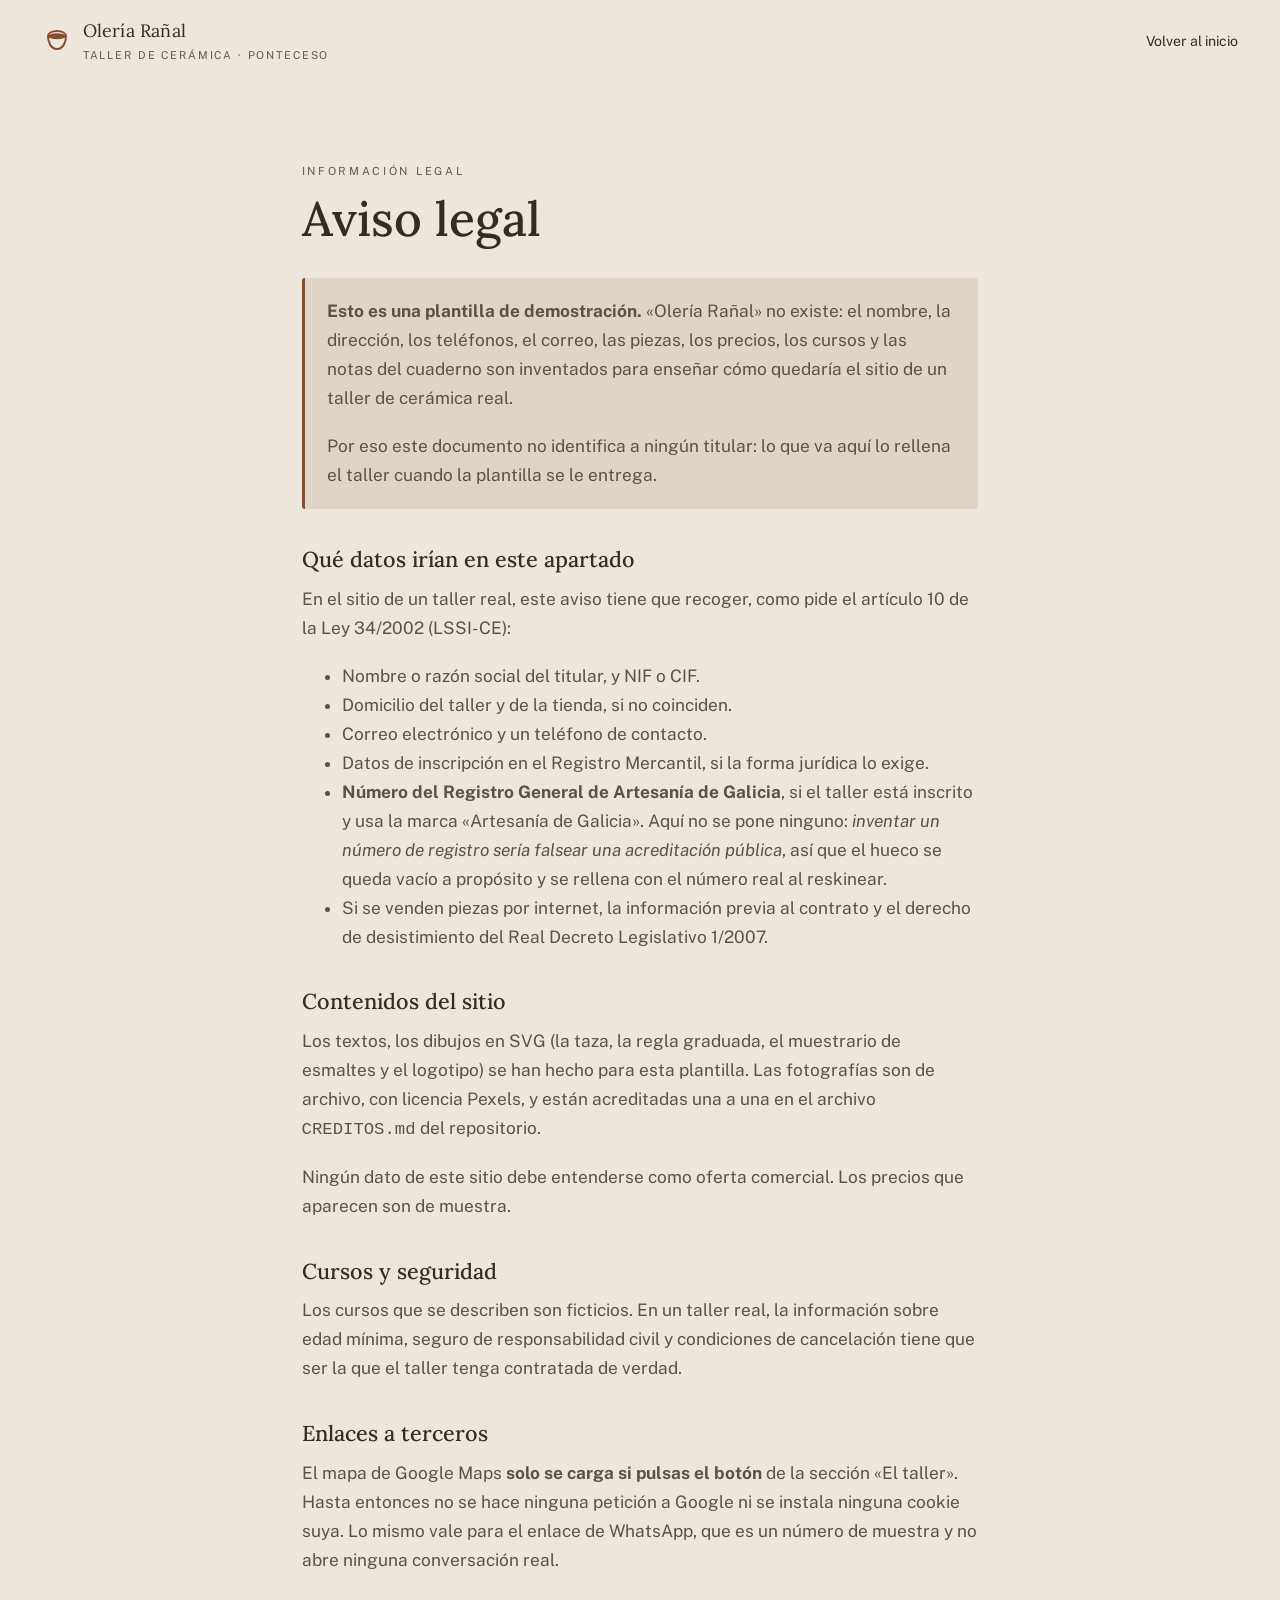
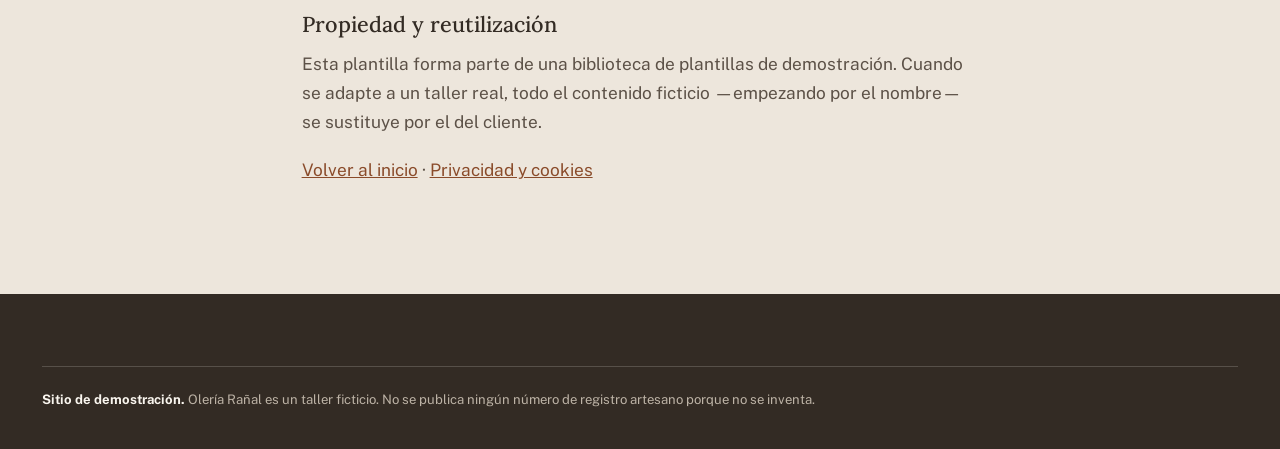
<file: aviso-legal.html>
<!DOCTYPE html>
<!-- SITIO DE DEMOSTRACIÓN · Olería Rañal es un taller ficticio. -->
<html lang="es">
<head>
<meta charset="utf-8">
<meta name="viewport" content="width=device-width, initial-scale=1">
<meta name="robots" content="noindex, nofollow">
<title>Aviso legal · Olería Rañal</title>
<meta name="description" content="Aviso legal de la plantilla de demostración de Olería Rañal, taller de cerámica ficticio.">
<meta name="theme-color" content="#ede6dc">
<link rel="icon" href="favicon.svg" type="image/svg+xml">
<link rel="preconnect" href="https://fonts.googleapis.com">
<link rel="preconnect" href="https://fonts.gstatic.com" crossorigin>
<link href="https://fonts.googleapis.com/css2?family=Lora:ital,wght@0,400..700;1,400..600&family=Public+Sans:ital,wght@0,300..700;1,300..600&display=swap" rel="stylesheet">
<link rel="stylesheet" href="css/estilo.css">
</head>
<body>
<a class="saltar" href="#contenido">Saltar al contenido</a>

<header class="cabecera">
  <a class="marca" href="index.html" aria-label="Olería Rañal, inicio">
    <svg class="marca__icono" viewBox="0 0 40 40" aria-hidden="true" focusable="false">
      <path d="M8 15c0-4 5-7 12-7s12 3 12 7-2 17-12 17S8 19 8 15Z" fill="none" stroke="currentColor" stroke-width="2.6"></path>
      <ellipse cx="20" cy="15" rx="12" ry="4" fill="currentColor"></ellipse>
    </svg>
    <span class="marca__texto">
      <span class="marca__nombre">Olería Rañal</span>
      <span class="marca__bajada">taller de cerámica · Ponteceso</span>
    </span>
  </a>
  <nav class="nav" aria-label="Navegación">
    <ul class="nav__lista"><li><a href="index.html">Volver al inicio</a></li></ul>
  </nav>
</header>

<main class="pagina-texto" id="contenido">
  <p class="sobre">Información legal</p>
  <h1>Aviso legal</h1>

  <div class="aviso">
    <p><strong>Esto es una plantilla de demostración.</strong> «Olería Rañal» no existe: el nombre, la dirección, los teléfonos, el correo, las piezas, los precios, los cursos y las notas del cuaderno son inventados para enseñar cómo quedaría el sitio de un taller de cerámica real.</p>
    <p>Por eso este documento no identifica a ningún titular: lo que va aquí lo rellena el taller cuando la plantilla se le entrega.</p>
  </div>

  <h2>Qué datos irían en este apartado</h2>
  <p>En el sitio de un taller real, este aviso tiene que recoger, como pide el artículo 10 de la Ley 34/2002 (LSSI-CE):</p>
  <ul>
    <li>Nombre o razón social del titular, y NIF o CIF.</li>
    <li>Domicilio del taller y de la tienda, si no coinciden.</li>
    <li>Correo electrónico y un teléfono de contacto.</li>
    <li>Datos de inscripción en el Registro Mercantil, si la forma jurídica lo exige.</li>
    <li><strong>Número del Registro General de Artesanía de Galicia</strong>, si el taller está inscrito y usa la marca «Artesanía de Galicia». Aquí no se pone ninguno: <em>inventar un número de registro sería falsear una acreditación pública</em>, así que el hueco se queda vacío a propósito y se rellena con el número real al reskinear.</li>
    <li>Si se venden piezas por internet, la información previa al contrato y el derecho de desistimiento del Real Decreto Legislativo 1/2007.</li>
  </ul>

  <h2>Contenidos del sitio</h2>
  <p>Los textos, los dibujos en SVG (la taza, la regla graduada, el muestrario de esmaltes y el logotipo) se han hecho para esta plantilla. Las fotografías son de archivo, con licencia Pexels, y están acreditadas una a una en el archivo <code>CREDITOS.md</code> del repositorio.</p>
  <p>Ningún dato de este sitio debe entenderse como oferta comercial. Los precios que aparecen son de muestra.</p>

  <h2>Cursos y seguridad</h2>
  <p>Los cursos que se describen son ficticios. En un taller real, la información sobre edad mínima, seguro de responsabilidad civil y condiciones de cancelación tiene que ser la que el taller tenga contratada de verdad.</p>

  <h2>Enlaces a terceros</h2>
  <p>El mapa de Google Maps <strong>solo se carga si pulsas el botón</strong> de la sección «El taller». Hasta entonces no se hace ninguna petición a Google ni se instala ninguna cookie suya. Lo mismo vale para el enlace de WhatsApp, que es un número de muestra y no abre ninguna conversación real.</p>

  <h2>Propiedad y reutilización</h2>
  <p>Esta plantilla forma parte de una biblioteca de plantillas de demostración. Cuando se adapte a un taller real, todo el contenido ficticio —empezando por el nombre— se sustituye por el del cliente.</p>

  <p><a href="index.html">Volver al inicio</a> · <a href="privacidad.html">Privacidad y cookies</a></p>
</main>

<footer class="pie">
  <p class="pie__demo" style="margin-top:0"><strong>Sitio de demostración.</strong> Olería Rañal es un taller ficticio. No se publica ningún número de registro artesano porque no se inventa.</p>
</footer>
</body>
</html>
</file>
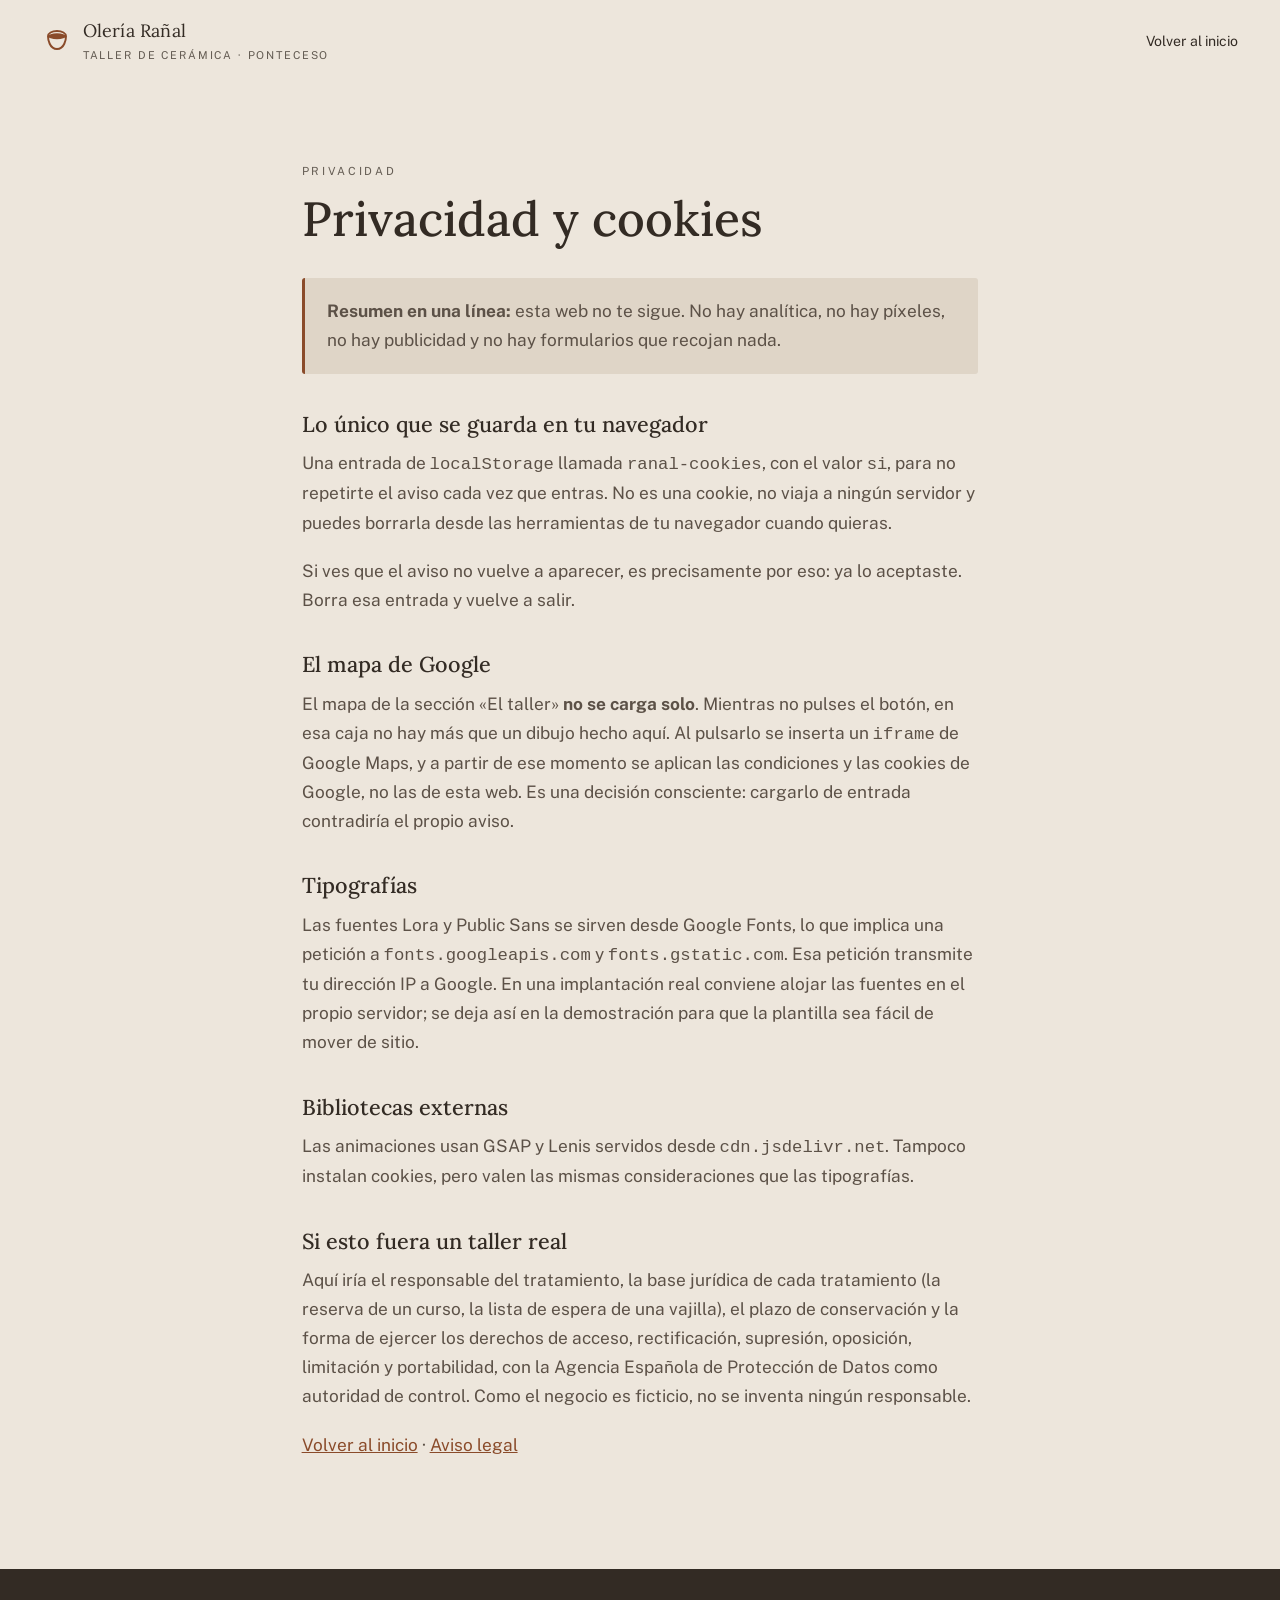
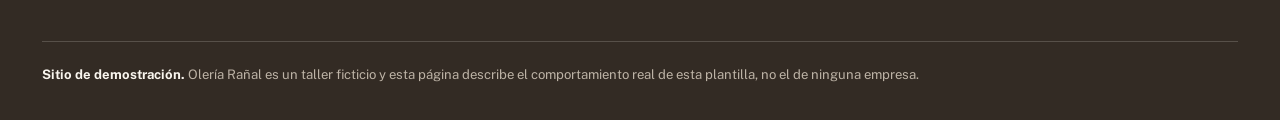
<file: privacidad.html>
<!DOCTYPE html>
<!-- SITIO DE DEMOSTRACIÓN · Olería Rañal es un taller ficticio. -->
<html lang="es">
<head>
<meta charset="utf-8">
<meta name="viewport" content="width=device-width, initial-scale=1">
<meta name="robots" content="noindex, nofollow">
<title>Privacidad y cookies · Olería Rañal</title>
<meta name="description" content="Qué guarda y qué no guarda esta plantilla de demostración de Olería Rañal.">
<meta name="theme-color" content="#ede6dc">
<link rel="icon" href="favicon.svg" type="image/svg+xml">
<link rel="preconnect" href="https://fonts.googleapis.com">
<link rel="preconnect" href="https://fonts.gstatic.com" crossorigin>
<link href="https://fonts.googleapis.com/css2?family=Lora:ital,wght@0,400..700;1,400..600&family=Public+Sans:ital,wght@0,300..700;1,300..600&display=swap" rel="stylesheet">
<link rel="stylesheet" href="css/estilo.css">
</head>
<body>
<a class="saltar" href="#contenido">Saltar al contenido</a>

<header class="cabecera">
  <a class="marca" href="index.html" aria-label="Olería Rañal, inicio">
    <svg class="marca__icono" viewBox="0 0 40 40" aria-hidden="true" focusable="false">
      <path d="M8 15c0-4 5-7 12-7s12 3 12 7-2 17-12 17S8 19 8 15Z" fill="none" stroke="currentColor" stroke-width="2.6"></path>
      <ellipse cx="20" cy="15" rx="12" ry="4" fill="currentColor"></ellipse>
    </svg>
    <span class="marca__texto">
      <span class="marca__nombre">Olería Rañal</span>
      <span class="marca__bajada">taller de cerámica · Ponteceso</span>
    </span>
  </a>
  <nav class="nav" aria-label="Navegación">
    <ul class="nav__lista"><li><a href="index.html">Volver al inicio</a></li></ul>
  </nav>
</header>

<main class="pagina-texto" id="contenido">
  <p class="sobre">Privacidad</p>
  <h1>Privacidad y cookies</h1>

  <div class="aviso">
    <p><strong>Resumen en una línea:</strong> esta web no te sigue. No hay analítica, no hay píxeles, no hay publicidad y no hay formularios que recojan nada.</p>
  </div>

  <h2>Lo único que se guarda en tu navegador</h2>
  <p>Una entrada de <code>localStorage</code> llamada <code>ranal-cookies</code>, con el valor <code>si</code>, para no repetirte el aviso cada vez que entras. No es una cookie, no viaja a ningún servidor y puedes borrarla desde las herramientas de tu navegador cuando quieras.</p>
  <p>Si ves que el aviso no vuelve a aparecer, es precisamente por eso: ya lo aceptaste. Borra esa entrada y vuelve a salir.</p>

  <h2>El mapa de Google</h2>
  <p>El mapa de la sección «El taller» <strong>no se carga solo</strong>. Mientras no pulses el botón, en esa caja no hay más que un dibujo hecho aquí. Al pulsarlo se inserta un <code>iframe</code> de Google Maps, y a partir de ese momento se aplican las condiciones y las cookies de Google, no las de esta web. Es una decisión consciente: cargarlo de entrada contradiría el propio aviso.</p>

  <h2>Tipografías</h2>
  <p>Las fuentes Lora y Public Sans se sirven desde Google Fonts, lo que implica una petición a <code>fonts.googleapis.com</code> y <code>fonts.gstatic.com</code>. Esa petición transmite tu dirección IP a Google. En una implantación real conviene alojar las fuentes en el propio servidor; se deja así en la demostración para que la plantilla sea fácil de mover de sitio.</p>

  <h2>Bibliotecas externas</h2>
  <p>Las animaciones usan GSAP y Lenis servidos desde <code>cdn.jsdelivr.net</code>. Tampoco instalan cookies, pero valen las mismas consideraciones que las tipografías.</p>

  <h2>Si esto fuera un taller real</h2>
  <p>Aquí iría el responsable del tratamiento, la base jurídica de cada tratamiento (la reserva de un curso, la lista de espera de una vajilla), el plazo de conservación y la forma de ejercer los derechos de acceso, rectificación, supresión, oposición, limitación y portabilidad, con la Agencia Española de Protección de Datos como autoridad de control. Como el negocio es ficticio, no se inventa ningún responsable.</p>

  <p><a href="index.html">Volver al inicio</a> · <a href="aviso-legal.html">Aviso legal</a></p>
</main>

<footer class="pie">
  <p class="pie__demo" style="margin-top:0"><strong>Sitio de demostración.</strong> Olería Rañal es un taller ficticio y esta página describe el comportamiento real de esta plantilla, no el de ninguna empresa.</p>
</footer>
</body>
</html>
</file>
<file: css/estilo.css>
/* ==========================================================================
   Olería Rañal — taller de cerámica (sitio de demostración, negocio ficticio)
   Concepto: «Merma». Todo lo que sale del horno es más pequeño de lo que
   hiciste, así que la plantilla mide: hay una regla fija y una pieza que
   encoge contra ella.

   CONTRASTE: ningún texto se apaga con opacity. Cada tono apagado es un
   token de color calculado con script (fórmula WCAG) contra el PEOR de los
   fondos en los que aparece. Los valores van anotados al lado.
   ========================================================================== */

:root {
  /* --- fondos --- */
  --fondo:  #ede6dc;   /* barro seco */
  --panel:  #dfd5c7;   /* el fondo más oscuro donde hay texto pequeño */
  --crema:  #faf6ef;   /* tarjetas */
  --tinta:  #332b24;   /* fondo oscuro del pie + tinta principal */

  /* --- texto --- */
  --tinta-media: #5c5147;  /* 5,32 sobre --panel */
  --tinta-suave: #635b52;  /* 4,60 sobre --panel · 5,38 fondo · 6,19 crema */
  --crema-suave: #bdb3a6;  /* 6,72 sobre --tinta (texto apagado del pie) */

  /* --- marca --- */
  --hierro: #8a4b2a;         /* 4,64 panel · 5,43 fondo · 6,25 crema */
  --hierro-claro: #d98a5a;   /* el mismo hierro para texto sobre --tinta: 5,12 */
  --celadon: #6e8c74;        /* SOLO relleno y filetes: como texto da 2,56 */
  --celadon-texto: #4d6251;  /* 4,55 sobre --panel · 5,33 sobre fondo */
  --celadon-claro: #9fbda6;  /* 6,82 sobre --tinta */

  --titulo: "Lora", Georgia, "Times New Roman", serif;
  --texto: "Public Sans", "Segoe UI", system-ui, sans-serif;

  --ancho: 1220px;
  --radio: 3px;
  --sombra: 0 18px 44px -28px rgba(51, 43, 36, .5);
  --curva: cubic-bezier(.22, .61, .36, 1);
}

*, *::before, *::after { box-sizing: border-box; }

html {
  overflow-x: clip;               /* que un elemento ancho no ensanche el móvil */
  scroll-behavior: smooth;
}
html.lenis { scroll-behavior: auto; }
.lenis.lenis-smooth { scroll-behavior: auto; }

body {
  margin: 0;
  background: var(--fondo);
  color: var(--tinta);
  font-family: var(--texto);
  font-size: clamp(1rem, .96rem + .2vw, 1.08rem);
  line-height: 1.68;
  -webkit-font-smoothing: antialiased;
  overflow-x: clip;
}

img, svg { max-width: 100%; }
img { display: block; height: auto; }

h1, h2, h3 { font-family: var(--titulo); font-weight: 500; line-height: 1.1; margin: 0 0 .6em; }
p { margin: 0 0 1.1em; }
a { color: inherit; }

::selection { background: var(--hierro); color: var(--crema); }

:focus-visible {
  outline: 3px solid var(--hierro);
  outline-offset: 3px;
  border-radius: 2px;
}

.visualmente-oculto {
  position: absolute; width: 1px; height: 1px; padding: 0; margin: -1px;
  overflow: hidden; clip: rect(0 0 0 0); white-space: nowrap; border: 0;
}

.saltar {
  position: absolute; left: 1rem; top: -100px; z-index: 300;
  background: var(--tinta); color: var(--crema);
  padding: .8rem 1.2rem; border-radius: var(--radio);
  text-decoration: none; font-size: .9rem;
  transition: top .2s var(--curva);
}
.saltar:focus { top: 1rem; }

/* ====================== cortina de entrada ====================== */
/* El borde curvo se dibuja con una custom property que mueve GSAP; queda
   registrada con @property para que interpole como número donde se pueda. */
@property --curva-cortina {
  syntax: "<number>";
  initial-value: 0;
  inherits: false;
}
.preloader {
  position: fixed; inset: 0; z-index: 400;
  background: var(--tinta);
  display: grid; place-items: center;
  transform-origin: 50% 0%;
  border-bottom-left-radius: 52% calc(var(--curva-cortina, 0) * 11vh);
  border-bottom-right-radius: 52% calc(var(--curva-cortina, 0) * 11vh);
}
/* Retirada garantizada: si no hay GSAP o hay movimiento reducido, el JS le
   pone display:none en cuanto arranca. Esta clase es solo el plan B. */
.preloader.fuera { opacity: 0; visibility: hidden; transition: opacity .5s var(--curva), visibility .5s; }
.preloader__caja { text-align: center; color: var(--hierro-claro); }  /* 5,12 sobre --tinta */
.preloader__marca { width: 88px; height: 88px; }
.preloader__aro { stroke-dasharray: 1; stroke-dashoffset: 1; }
.preloader__boca { opacity: 0; }
.preloader__palabra {
  display: block; margin-top: .8rem;
  font-family: var(--titulo); font-size: 1.5rem; letter-spacing: .1em;
  color: var(--crema-suave);           /* 6,72 sobre --tinta */
  transform: scale(1.14);
}
html:not(.has-motion) .preloader { display: none; }

/* ====================== cabecera ====================== */
.cabecera {
  position: fixed; inset: 0 0 auto; z-index: 200;
  display: flex; align-items: center; justify-content: space-between;
  gap: 1rem;
  padding: 1rem clamp(1rem, 4vw, 2.6rem);
  background: color-mix(in srgb, var(--fondo) 88%, transparent);
  backdrop-filter: blur(9px);
  border-bottom: 1px solid transparent;
  transition: border-color .3s var(--curva), background .3s var(--curva), padding .3s var(--curva);
}
@supports not (background: color-mix(in srgb, red 50%, blue)) {
  .cabecera { background: var(--fondo); }
}
.cabecera.encogida {
  padding-top: .55rem; padding-bottom: .55rem;
  border-bottom-color: rgba(51, 43, 36, .16);
}

.marca { display: flex; align-items: center; gap: .7rem; text-decoration: none; }
.marca__icono { width: 30px; height: 30px; color: var(--hierro); flex: none; }
.marca__nombre { display: block; font-family: var(--titulo); font-size: 1.12rem; letter-spacing: .01em; }
.marca__bajada { display: block; font-size: .68rem; letter-spacing: .17em; text-transform: uppercase; color: var(--tinta-suave); }

.nav { display: flex; align-items: center; gap: clamp(1rem, 2.4vw, 2rem); }
.nav__lista { display: flex; gap: clamp(.9rem, 1.8vw, 1.6rem); list-style: none; margin: 0; padding: 0; }
.nav__lista a {
  text-decoration: none; font-size: .88rem;
  padding-bottom: 3px; border-bottom: 1px solid transparent;
  transition: border-color .25s var(--curva), color .25s var(--curva);
}
.nav__lista a:hover { border-bottom-color: var(--hierro); color: var(--hierro); }

.hamburguesa {
  display: none; position: relative; z-index: 120;
  align-items: center; gap: .55rem;
  background: none; border: 0; cursor: pointer;
  font-family: var(--texto); font-size: .78rem; letter-spacing: .16em;
  text-transform: uppercase; color: var(--tinta); padding: .4rem;
}
.hamburguesa__caja { display: grid; gap: 5px; width: 24px; }
.hamburguesa__caja i { display: block; height: 2px; background: currentColor; transition: transform .3s var(--curva); }
.hamburguesa[aria-expanded="true"] .hamburguesa__caja i:first-child { transform: translateY(3.5px) rotate(45deg); }
.hamburguesa[aria-expanded="true"] .hamburguesa__caja i:last-child { transform: translateY(-3.5px) rotate(-45deg); }

/* ====================== botones ====================== */
.boton {
  display: inline-flex; align-items: center; justify-content: center;
  gap: .5rem; padding: .78rem 1.5rem;
  font-size: .88rem; letter-spacing: .02em; text-decoration: none;
  border-radius: 999px; border: 1px solid transparent;
  cursor: pointer; font-family: var(--texto);
  transition: transform .3s var(--curva), background .25s var(--curva), color .25s var(--curva);
}
.boton--hierro { background: var(--hierro); color: var(--crema); }  /* 6,25 */
.boton--hierro:hover { background: var(--tinta); }
.boton--linea { border-color: rgba(51, 43, 36, .35); color: var(--tinta); background: none; }
.boton--linea:hover { border-color: var(--hierro); color: var(--hierro); }

/* ====================== hero ====================== */
.hero {
  min-height: 100svh;
  display: grid; align-items: center;
  grid-template-columns: minmax(0, 1.08fr) minmax(0, .92fr);
  gap: clamp(2rem, 5vw, 5rem);
  max-width: var(--ancho);
  margin: 0 auto;
  padding: clamp(7rem, 14vh, 10rem) clamp(1.1rem, 4vw, 2.6rem) clamp(3rem, 8vh, 5rem);
}
.hero__sobre {
  font-size: .7rem; letter-spacing: .24em; text-transform: uppercase;
  color: var(--tinta-suave); margin-bottom: 1.4rem;
}
.hero__titular {
  font-size: clamp(2.3rem, 1.2rem + 4.4vw, 4.3rem);
  line-height: 1.02; letter-spacing: -.015em;
  margin-bottom: 1.4rem;
}
.hero__titular .palabra {
  display: inline-block; white-space: nowrap;
  overflow: hidden; vertical-align: bottom;
  padding-bottom: .16em; margin-bottom: -.1em;
}
.hero__titular .letra { display: inline-block; }
html.has-motion .hero__titular .letra { transform: translateY(110%); }

.hero__entrada { max-width: 46ch; color: var(--tinta-media); }
.hero__acciones { display: flex; flex-wrap: wrap; gap: .8rem; margin: 1.8rem 0 2.6rem; }

.hero__datos { display: flex; flex-wrap: wrap; gap: clamp(1.4rem, 4vw, 3rem); margin: 0; }
.hero__datos dt { font-size: .68rem; letter-spacing: .18em; text-transform: uppercase; color: var(--tinta-suave); }
.hero__datos dd {
  margin: .2rem 0 0; font-family: var(--titulo);
  font-size: clamp(1.6rem, 1.2rem + 1.3vw, 2.3rem); line-height: 1;
  color: var(--hierro);
}

.hero__pieza { margin: 0; text-align: center; }
.hero__pieza figcaption { font-size: .78rem; color: var(--tinta-suave); margin-top: .9rem; }

/* la jarra dibujada (las clases se llaman .taza por dentro) */
.taza__cuerpo { fill: var(--panel); stroke: var(--tinta); stroke-width: 3; }
.taza__boca { fill: var(--panel); stroke: var(--tinta); stroke-width: 3; }
.taza__interior { fill: var(--celadon); }
.taza__asa { stroke: var(--tinta); }
.taza { overflow: visible; }
.taza--hero { width: min(100%, 300px); height: auto; }

/* ====================== cinta ====================== */
.cinta {
  border-top: 1px solid rgba(51, 43, 36, .16);
  border-bottom: 1px solid rgba(51, 43, 36, .16);
  background: var(--panel);
  overflow: hidden; padding: .85rem 0;
}
.cinta__pista {
  display: flex; gap: 2.2rem; width: max-content;
  font-size: .78rem; letter-spacing: .2em; text-transform: uppercase;
  color: var(--tinta-media); white-space: nowrap;
}
.cinta__pista i { color: var(--hierro); font-style: normal; }

/* ====================== secciones ====================== */
.seccion {
  max-width: var(--ancho);
  margin: 0 auto;
  padding: clamp(4.5rem, 11vh, 8rem) clamp(1.1rem, 4vw, 2.6rem);
}
.seccion__indice {
  display: flex; align-items: center; gap: .8rem;
  font-size: .7rem; letter-spacing: .24em; text-transform: uppercase;
  color: var(--tinta-suave); margin-bottom: 1.2rem;
}
.seccion__indice span { color: var(--celadon-texto); font-weight: 600; }
.seccion__indice::after { content: ""; flex: 1; height: 1px; background: rgba(51, 43, 36, .2); max-width: 120px; }

.titular {
  font-size: clamp(1.8rem, 1.2rem + 2.2vw, 2.9rem);
  max-width: 20ch; letter-spacing: -.01em;
}
.titular--grande { max-width: 16ch; font-size: clamp(2rem, 1.2rem + 3vw, 3.4rem); }
.titular .palabra { display: inline-block; white-space: nowrap; overflow: hidden; vertical-align: bottom; padding-bottom: .16em; margin-bottom: -.12em; }
.titular .letra { display: inline-block; }
html.has-motion .titular .letra { transform: translateY(110%); }

/* ====================== 01 · la merma ====================== */
.merma__entrada { max-width: 56ch; color: var(--tinta-media); margin-bottom: 2.6rem; }

.merma__caja {
  --escala: 1;
  display: grid;
  grid-template-columns: minmax(0, .82fr) minmax(0, 1.18fr);
  gap: clamp(1.6rem, 4vw, 3.4rem);
  background: var(--crema);
  border: 1px solid rgba(51, 43, 36, .14);
  border-radius: var(--radio);
  box-shadow: var(--sombra);
  padding: clamp(1.4rem, 3.4vw, 2.6rem);
}
/* El recorrido del sticky tiene que venir de CONTENIDO: ni el padding del
   contenedor ni el margin del último hijo dan recorrido. De ahí el ::after. */
.merma__viaje { position: relative; }
@media (min-width: 861px) {
  .merma__caja { position: sticky; top: clamp(84px, 11vh, 120px); }
  html.has-motion .merma__viaje::after { content: ""; display: block; height: 260vh; }
}

.merma--0 { --escala: 1; }
.merma--1 { --escala: .93; }
.merma--2 { --escala: .88; }

.merma__escena {
  align-self: center;
  --esc: clamp(290px, 44vh, 420px);
  display: flex; align-items: flex-end; justify-content: center;
  gap: clamp(.8rem, 2vw, 1.8rem);
  padding-top: 1rem;
}
.regla { height: var(--esc); width: auto; flex: none; }
.regla__eje { stroke: var(--tinta-media); stroke-width: 1.4; }
.regla__marcas line { stroke: var(--tinta-media); stroke-width: 1.4; }
.regla__marcas text {
  fill: var(--tinta-media);      /* 5,32 sobre panel, más sobre crema */
  font-family: "Public Sans", sans-serif; font-size: 11px;
}

.merma__pieza {
  position: relative;
  height: var(--esc);
  padding-bottom: calc(var(--esc) * .0375);   /* el 0 de la regla */
  display: flex; align-items: flex-end; justify-content: center;
  flex: 1; min-width: 0;
}
.taza--merma {
  height: calc(var(--esc) * .83647);          /* 22 cm en la escala de la regla */
  width: auto;
  transform: scale(var(--escala));
  transform-origin: bottom center;
  transition: transform 1.1s var(--curva);
}
.merma__linea {
  position: absolute; left: 0; right: 0; margin: 0;
  bottom: calc(var(--esc) * (.0375 + .83647 * var(--escala)));
  border-top: 1px dashed var(--hierro);
  transition: bottom 1.1s var(--curva);
}
.merma__linea::after {
  content: ""; position: absolute; right: 0; top: -4px;
  width: 7px; height: 7px; border-radius: 50%; background: var(--hierro);
}

.merma__mando { display: flex; flex-wrap: wrap; gap: .5rem; margin-bottom: 1.6rem; }
.merma__paso {
  font-family: var(--texto); font-size: .82rem;
  padding: .5rem 1.05rem; border-radius: 999px; cursor: pointer;
  border: 1px solid rgba(51, 43, 36, .3);
  background: none; color: var(--tinta);
  transition: background .25s var(--curva), color .25s var(--curva), border-color .25s var(--curva);
}
.merma__paso:hover { border-color: var(--hierro); color: var(--hierro); }
.merma__paso[aria-selected="true"] { background: var(--hierro); color: var(--crema); border-color: var(--hierro); }

#mermaPanel:focus-visible { outline: 3px solid var(--hierro); outline-offset: 6px; }
.merma__momento {
  font-family: var(--titulo); font-size: clamp(1.3rem, 1rem + 1vw, 1.8rem);
  margin-bottom: 1rem;
}
.merma__datos {
  display: grid; grid-template-columns: repeat(2, minmax(0, 1fr));
  gap: 1rem 1.4rem; margin: 0 0 1.2rem;
  padding: 1.1rem 0; border-block: 1px solid rgba(51, 43, 36, .16);
}
.merma__datos dt { font-size: .68rem; letter-spacing: .17em; text-transform: uppercase; color: var(--tinta-suave); }
.merma__datos dd { margin: .15rem 0 0; font-family: var(--titulo); font-size: 1.45rem; line-height: 1; }
.merma__datos b { font-weight: 500; color: var(--hierro); }
.merma__nota { color: var(--tinta-media); max-width: 46ch; }

.merma__claves { list-style: none; margin: 1.6rem 0 0; padding: 0; display: grid; gap: 1rem; }
.merma__claves li { position: relative; padding-left: 1.5rem; }
.merma__claves li::before {
  content: ""; position: absolute; left: 0; top: .72rem;
  width: 10px; height: 2px; background: var(--celadon);
}
.merma__claves b { display: block; font-family: var(--titulo); font-weight: 500; font-size: 1.06rem; }
.merma__claves span { font-size: .93rem; color: var(--tinta-media); }

/* ====================== 02 · esmaltes ====================== */
.esmaltes { background: var(--panel); border-block: 1px solid rgba(51, 43, 36, .14); }
.esmaltes__entrada { max-width: 54ch; color: var(--tinta-media); }

.muestrario {
  list-style: none; margin: 2.6rem 0 1.6rem; padding: 0;
  display: grid; gap: clamp(1rem, 2.4vw, 1.8rem);
  grid-template-columns: repeat(auto-fit, minmax(170px, 1fr));
}
.muestra { --goteo: 0px; }
.muestra__chapa {
  display: block; position: relative;
  height: clamp(110px, 16vh, 150px);
  border-radius: 2px 2px 10px 10px;
  background:
    radial-gradient(circle at 28% 18%, var(--moteado) 0 2px, transparent 2.5px),
    radial-gradient(circle at 66% 44%, var(--moteado) 0 1.6px, transparent 2.2px),
    radial-gradient(circle at 44% 74%, var(--moteado) 0 1.4px, transparent 2px),
    linear-gradient(172deg, var(--esmalte) 0%, var(--moteado) 130%);
  box-shadow: inset 0 -2px 0 rgba(0, 0, 0, .12), 0 8px 18px -14px rgba(51, 43, 36, .8);
  margin-bottom: .9rem;
}
.muestra__chapa::after {
  content: ""; position: absolute; left: 50%; top: 100%;
  width: 34px; height: var(--goteo); margin-left: -17px;
  border-radius: 0 0 17px 17px;
  background: linear-gradient(180deg, var(--esmalte), var(--moteado));
  transition: height .55s var(--curva);
}
.muestra:hover { --goteo: 22px; }
.muestra__codigo {
  font-size: .68rem; letter-spacing: .2em; text-transform: uppercase;
  color: var(--celadon-texto); margin: 0 0 .1rem;    /* 4,55 sobre panel */
}
.muestra__nombre { font-family: var(--titulo); font-size: 1.1rem; margin: 0 0 .1rem; }
.muestra__dato { font-size: .82rem; color: var(--tinta-suave); margin: 0; }  /* 4,60 */
.esmaltes__nota { max-width: 56ch; font-size: .93rem; color: var(--tinta-suave); margin-top: 1.6rem; }

/* ====================== 03 · piezas / 04 · encargos ====================== */
.piezas__rejilla, .encargos__rejilla {
  display: grid; grid-template-columns: minmax(0, 1.1fr) minmax(0, .9fr);
  gap: clamp(1.8rem, 5vw, 4rem); align-items: start;
}
.tabla-piezas { width: 100%; border-collapse: collapse; margin: 1.4rem 0 1rem; }
.tabla-piezas th, .tabla-piezas td { text-align: left; padding: .8rem .6rem; border-bottom: 1px solid rgba(51, 43, 36, .16); }
.tabla-piezas thead th {
  font-size: .66rem; letter-spacing: .2em; text-transform: uppercase;
  color: var(--tinta-suave); font-weight: 500; border-bottom-color: rgba(51, 43, 36, .3);
}
.tabla-piezas tbody th { font-weight: 500; font-family: var(--titulo); font-size: 1.04rem; }
.tabla-piezas td:last-child { text-align: right; font-family: var(--titulo); color: var(--hierro); }
.tabla-piezas td:nth-child(2) { color: var(--tinta-media); font-size: .9rem; }
.piezas__nota, .cursos__nota { max-width: 58ch; font-size: .93rem; color: var(--tinta-suave); }

figure[data-mascara] { margin: 0; }
figure[data-mascara] img {
  width: 100%; border-radius: var(--radio);
  clip-path: inset(0 0 0 0);
}
html.has-motion figure[data-mascara] img { clip-path: inset(0 0 100% 0); transition: clip-path 1.2s var(--curva); }
html.has-motion figure[data-mascara].visible img { clip-path: inset(0 0 0 0); }
figure[data-mascara] figcaption { font-size: .78rem; color: var(--tinta-suave); margin-top: .7rem; }

.encargos, .taller { position: relative; z-index: 0; }
.encargos::before, .taller::before {
  content: ""; position: absolute; top: 0; bottom: 0;
  left: 50%; width: 100vw; margin-left: -50vw; z-index: -1;
}
.encargos::before { background: var(--panel); border-block: 1px solid rgba(51, 43, 36, .14); }
.taller::before { background: var(--crema); border-top: 1px solid rgba(51, 43, 36, .14); }

.encargos__lista { list-style: none; margin: 1.6rem 0 0; padding: 0; display: grid; gap: 1.1rem; }
.encargos__lista li { position: relative; padding-left: 1.6rem; }
.encargos__lista li::before {
  content: ""; position: absolute; left: 0; top: .7rem;
  width: 10px; height: 10px; border-radius: 50%;
  border: 2px solid var(--celadon);
}
.encargos__lista b { display: block; font-family: var(--titulo); font-weight: 500; font-size: 1.08rem; }
.encargos__lista span { color: var(--tinta-media); font-size: .95rem; }

/* ====================== 05 · cursos ====================== */
.cursos__rejilla {
  display: grid; gap: clamp(1rem, 2.4vw, 1.8rem); margin: 2.2rem 0 1.4rem;
  grid-template-columns: repeat(auto-fit, minmax(250px, 1fr));
}
.curso {
  background: var(--crema); border: 1px solid rgba(51, 43, 36, .14);
  border-radius: var(--radio); padding: 1.6rem 1.5rem;
  transition: transform .4s var(--curva), box-shadow .4s var(--curva);
}
.curso:hover { transform: translateY(-5px); box-shadow: var(--sombra); }
.curso h3 { font-size: 1.35rem; }
.curso p { color: var(--tinta-media); font-size: .95rem; }
.curso dl { display: flex; flex-wrap: wrap; gap: 1.2rem; margin: 1.2rem 0 0; padding-top: 1rem; border-top: 1px solid rgba(51, 43, 36, .16); }
.curso dt { font-size: .64rem; letter-spacing: .18em; text-transform: uppercase; color: var(--tinta-suave); }
.curso dd { margin: .15rem 0 0; font-family: var(--titulo); font-size: 1.2rem; color: var(--hierro); }

/* ====================== 06 · el taller ====================== */

.taller__rejilla {
  display: grid; grid-template-columns: minmax(0, 1.05fr) minmax(0, .95fr);
  gap: clamp(1.8rem, 5vw, 4rem); align-items: start;
}
.taller__texto p { color: var(--tinta-media); max-width: 52ch; }
.taller__texto strong { color: var(--tinta); font-weight: 600; }

.estado { display: inline-flex; align-items: center; gap: .6rem; font-size: .92rem; margin: .4rem 0 1.4rem; }
.estado__punto { width: 9px; height: 9px; border-radius: 50%; background: var(--tinta-suave); flex: none; }
.estado.abierto .estado__punto { background: var(--celadon); }
.estado.cerrado .estado__punto { background: var(--hierro); }

.horario { width: 100%; border-collapse: collapse; margin-bottom: 1.6rem; max-width: 460px; }
.horario th, .horario td { text-align: left; padding: .5rem .5rem; border-bottom: 1px solid rgba(51, 43, 36, .14); font-size: .92rem; }
.horario th { font-weight: 400; color: var(--tinta-media); }
.horario td { text-align: right; }
.horario tr.hoy th, .horario tr.hoy td { color: var(--hierro); font-weight: 600; }

.taller__datos { list-style: none; margin: 0 0 2rem; padding: 0; display: grid; gap: .6rem; }
.taller__datos li { display: flex; flex-wrap: wrap; gap: .3rem .9rem; font-size: .95rem; }
.taller__datos span {
  min-width: 96px; font-size: .66rem; letter-spacing: .18em;
  text-transform: uppercase; color: var(--tinta-suave); padding-top: .35rem;
}
.taller__datos a { color: var(--hierro); text-decoration: none; border-bottom: 1px solid rgba(138, 75, 42, .4); }
.taller__datos a:hover { border-bottom-color: currentColor; }

.voces { margin-top: 2.4rem; padding-top: 1.6rem; border-top: 1px solid rgba(51, 43, 36, .16); }
.voces h3 { font-size: 1.2rem; }
.voces__aviso { font-size: .82rem; color: var(--tinta-suave); }
.voces blockquote { margin: 1.2rem 0 0; padding-left: 1.2rem; border-left: 2px solid var(--celadon); }
.voces blockquote p { font-family: var(--titulo); font-style: italic; font-size: 1.04rem; color: var(--tinta); margin-bottom: .4rem; }
.voces footer { font-size: .8rem; letter-spacing: .12em; text-transform: uppercase; color: var(--tinta-suave); }

.taller__lado { display: grid; gap: 1.4rem; }
.taller__mapa { min-height: 240px; }
.mapa-consent {
  height: 100%; min-height: 240px;
  display: grid; place-items: center; gap: .6rem; text-align: center;
  padding: 1.6rem; border: 1px dashed rgba(51, 43, 36, .35);
  border-radius: var(--radio); background: var(--fondo);
  color: var(--tinta-media);
}
.mapa-consent__dibujo { width: min(100%, 260px); color: var(--tinta-media); }
.mapa-consent p { font-size: .88rem; margin: 0; max-width: 34ch; }
.taller__mapa iframe { width: 100%; height: 320px; border: 0; border-radius: var(--radio); }

/* ====================== pie ====================== */
.pie {
  background: var(--tinta); color: var(--crema);
  padding: clamp(3rem, 8vh, 5rem) clamp(1.1rem, 4vw, 2.6rem) 2.4rem;
}
.pie__rejilla {
  max-width: var(--ancho); margin: 0 auto;
  display: grid; gap: clamp(1.6rem, 4vw, 3rem);
  grid-template-columns: repeat(auto-fit, minmax(210px, 1fr));
}
.pie__marca .marca__icono { width: 32px; height: 32px; color: var(--hierro-claro); }
.pie__nombre { font-family: var(--titulo); font-size: 1.3rem; margin: .6rem 0 .3rem; }
.pie__lema { font-size: .9rem; color: var(--crema-suave); max-width: 30ch; }  /* 6,72 */
.pie__bloque h2 {
  font-family: var(--texto); font-size: .66rem; font-weight: 500;
  letter-spacing: .24em; text-transform: uppercase;
  color: var(--hierro-claro); margin-bottom: .8rem;      /* 5,12 sobre --tinta */
}
.pie__bloque p, .pie__bloque li { font-size: .92rem; color: var(--crema-suave); }
.pie__bloque ul { list-style: none; margin: 0; padding: 0; display: grid; gap: .4rem; }
.pie a { color: var(--crema); text-decoration: none; border-bottom: 1px solid rgba(250, 246, 239, .3); }
.pie a:hover { color: var(--hierro-claro); border-color: currentColor; }
.pie code { color: var(--celadon-claro); font-size: .9em; }   /* 6,82 sobre --tinta */

.pie__demo, .pie__creditos {
  max-width: var(--ancho); margin: 2.6rem auto 0;
  padding-top: 1.4rem; border-top: 1px solid rgba(250, 246, 239, .18);
  font-size: .82rem; color: var(--crema-suave);
}
.pie__creditos { margin-top: .8rem; padding-top: 0; border: 0; }
.pie__demo strong { color: var(--crema); }

/* ====================== aviso de cookies ====================== */
.cookie-banner {
  position: fixed; left: 1rem; right: 1rem; bottom: 1rem; z-index: 260;
  max-width: 640px; margin-inline: auto;
  background: var(--tinta); color: var(--crema);
  border-radius: var(--radio); box-shadow: 0 24px 60px -30px rgba(0, 0, 0, .8);
  padding: 1.3rem 1.4rem;
}
/* OJO: el display va en :not([hidden]) — si se pone en la clase a secas,
   gana a [hidden] y el aviso no se cierra nunca. */
.cookie-banner:not([hidden]) { display: grid; gap: 1rem; }
@media (min-width: 720px) {
  .cookie-banner:not([hidden]) { grid-template-columns: 1fr auto; align-items: center; }
}
.cookie-banner h2 { font-family: var(--texto); font-size: .7rem; letter-spacing: .22em; text-transform: uppercase; color: var(--hierro-claro); margin-bottom: .5rem; }
.cookie-banner p { font-size: .88rem; margin: 0; color: var(--crema-suave); }
.cookie-banner__acciones { display: flex; align-items: center; gap: 1rem; }
.cookie-banner__mas { color: var(--crema); font-size: .85rem; }

/* ====================== cursor ====================== */
.cursor {
  position: fixed; top: 0; left: 0; z-index: 280;
  pointer-events: none; opacity: 0;
  transform: translate(-50%, -50%);
  display: grid; place-items: center;
  transition: opacity .3s var(--curva);
}
.cursor.activo { opacity: 1; }
.cursor__forma {
  width: 12px; height: 12px; border-radius: 50%;
  background: var(--hierro);
  transition: width .35s var(--curva), height .35s var(--curva), background .35s var(--curva);
}
.cursor__texto {
  position: absolute; font-size: .66rem; letter-spacing: .14em;
  text-transform: uppercase; color: var(--crema); opacity: 0;
  transition: opacity .25s var(--curva); white-space: nowrap;
}
.cursor.etiqueta .cursor__forma {
  width: 84px; height: 84px;
  background: rgba(51, 43, 36, .78);   /* la etiqueta tiene que leerse encima */
}
.cursor.etiqueta .cursor__texto { opacity: 1; }
@media (hover: none), (pointer: coarse) { .cursor { display: none; } }

/* ====================== páginas de texto ====================== */
.pagina-texto {
  max-width: 760px; margin: 0 auto;
  padding: clamp(8rem, 18vh, 11rem) clamp(1.1rem, 4vw, 2.6rem) clamp(4rem, 10vh, 7rem);
}
.pagina-texto h1 { font-size: clamp(2rem, 1.4rem + 2.4vw, 3rem); }
.pagina-texto h2 { font-size: 1.35rem; margin-top: 2.4rem; }
.pagina-texto p, .pagina-texto li { color: var(--tinta-media); }
.pagina-texto a { color: var(--hierro); }
.pagina-texto .sobre { font-size: .7rem; letter-spacing: .24em; text-transform: uppercase; color: var(--tinta-suave); }
.pagina-texto .aviso {
  background: var(--panel); border-left: 3px solid var(--hierro);
  padding: 1.2rem 1.4rem; border-radius: var(--radio); margin: 2rem 0;
}
.pagina-texto .aviso p:last-child { margin-bottom: 0; }

.error-404 { min-height: 100svh; display: grid; place-items: center; text-align: center; padding: 6rem 1.2rem 4rem; }
.error-404 .taza { width: min(70vw, 220px); height: auto; margin: 0 auto 2rem; }
.error-404 h1 { font-size: clamp(2rem, 1.4rem + 3vw, 3.2rem); }
.error-404 p { color: var(--tinta-media); max-width: 44ch; margin-inline: auto; }

/* ====================== responsive ====================== */
@media (max-width: 1000px) {
  .hero { grid-template-columns: 1fr; text-align: left; }
  .hero__pieza { order: -1; }
  .taza--hero { width: min(52vw, 210px); }
  .merma__caja { grid-template-columns: 1fr; }
  .piezas__rejilla, .encargos__rejilla, .taller__rejilla { grid-template-columns: 1fr; }
}

@media (max-width: 860px) {
  .hamburguesa { display: inline-flex; }
  .nav {
    position: fixed; inset: 0 0 auto; z-index: 110;
    flex-direction: column; align-items: flex-start; justify-content: center;
    gap: 1.6rem; padding: 6rem clamp(1.4rem, 6vw, 3rem) 3rem;
    background: var(--fondo);
    transform: translateY(-101%);
    transition: transform .5s var(--curva);
    box-shadow: 0 30px 60px -40px rgba(51, 43, 36, .9);
  }
  .nav.abierta { transform: translateY(0); }
  .nav__lista { flex-direction: column; gap: 1rem; }
  .nav__lista a { font-size: 1.3rem; font-family: var(--titulo); }
}

@media (max-width: 560px) {
  .hamburguesa__texto { display: none; }
  .merma__datos { grid-template-columns: 1fr; }
  .merma__escena { --esc: clamp(250px, 38vh, 320px); }
  .hero__datos { gap: 1.2rem; }
}

/* ====================== movimiento reducido ====================== */
/* Se apaga el MOVIMIENTO, no el CONTENIDO: los tres estados de la merma
   siguen cambiando de número y de tamaño, solo que sin transición. */
@media (prefers-reduced-motion: reduce) {
  html { scroll-behavior: auto; }
  *, *::before, *::after {
    animation-duration: .001ms !important;
    animation-iteration-count: 1 !important;
    transition-duration: .001ms !important;
  }
  .cursor { display: none; }
  html.has-motion .hero__titular .letra,
  html.has-motion .titular .letra { transform: none; }
  html.has-motion figure[data-mascara] img { clip-path: inset(0 0 0 0); }
}
</file>
